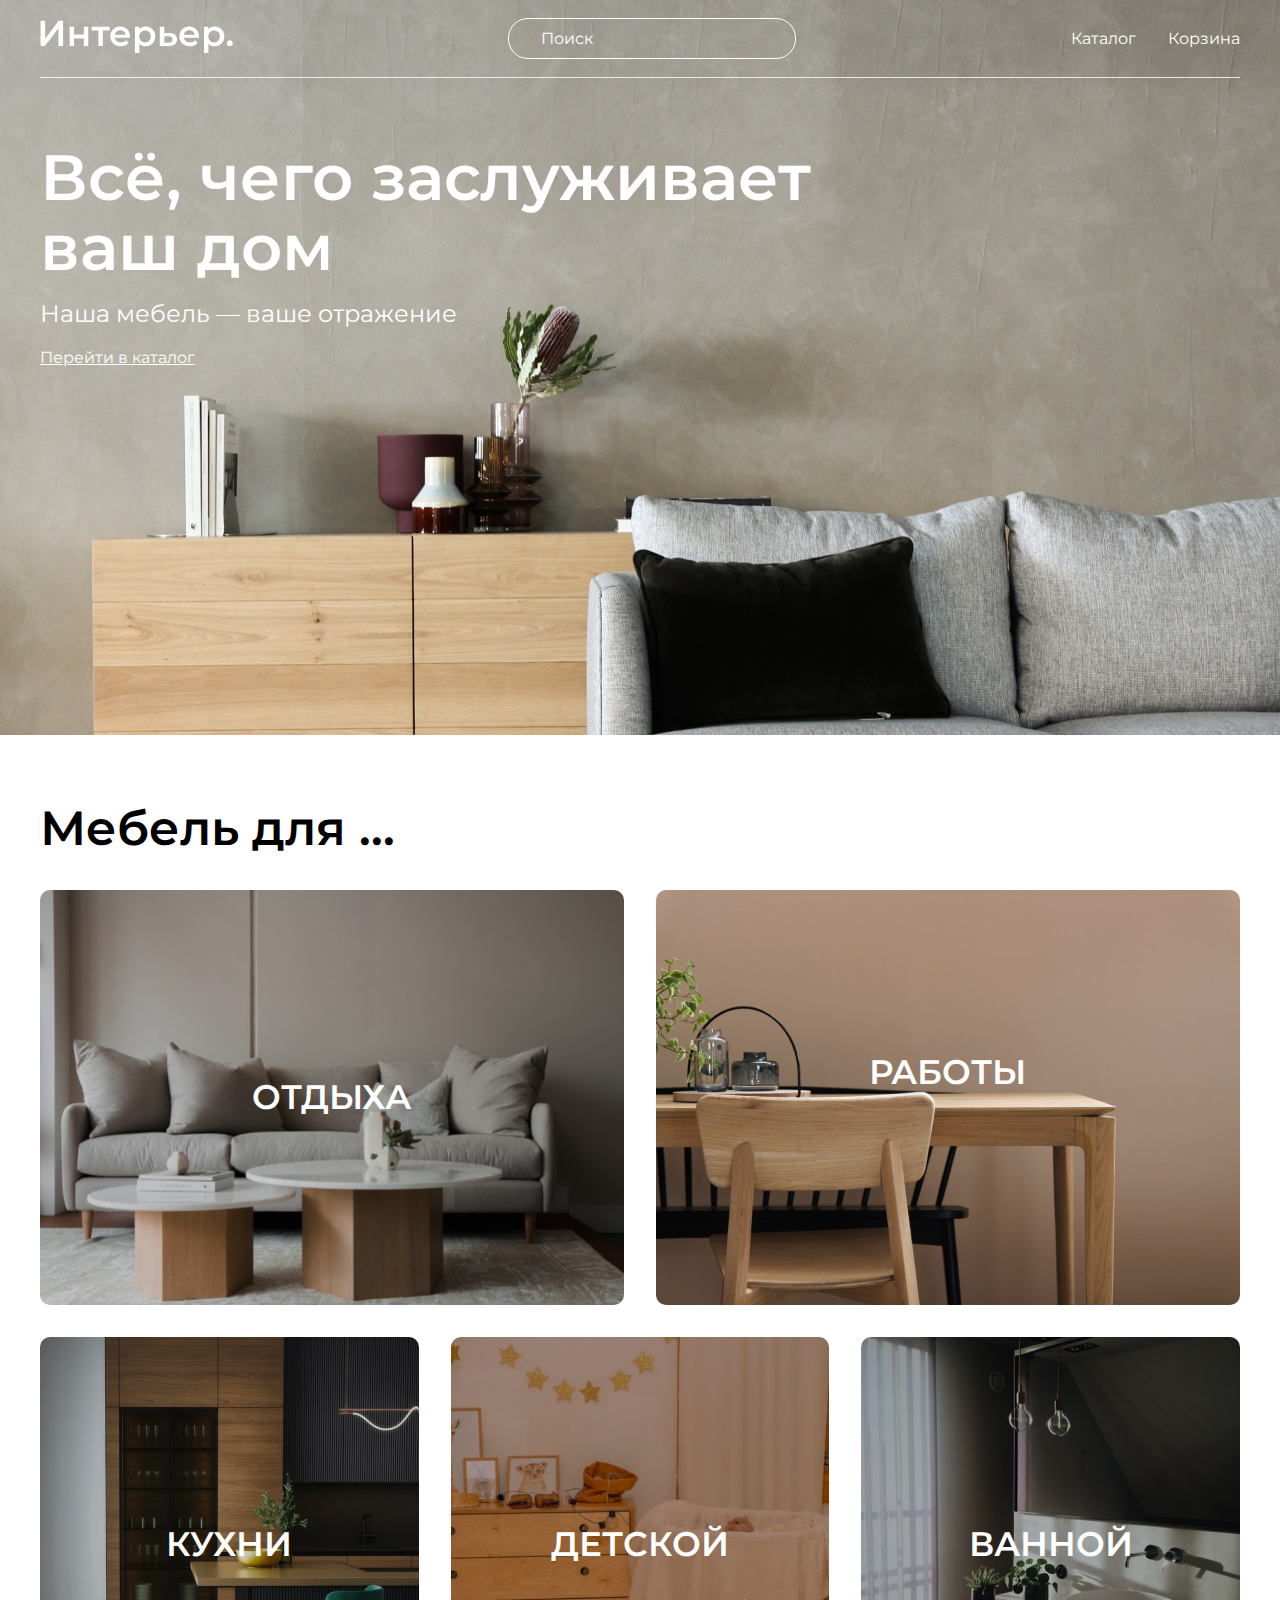
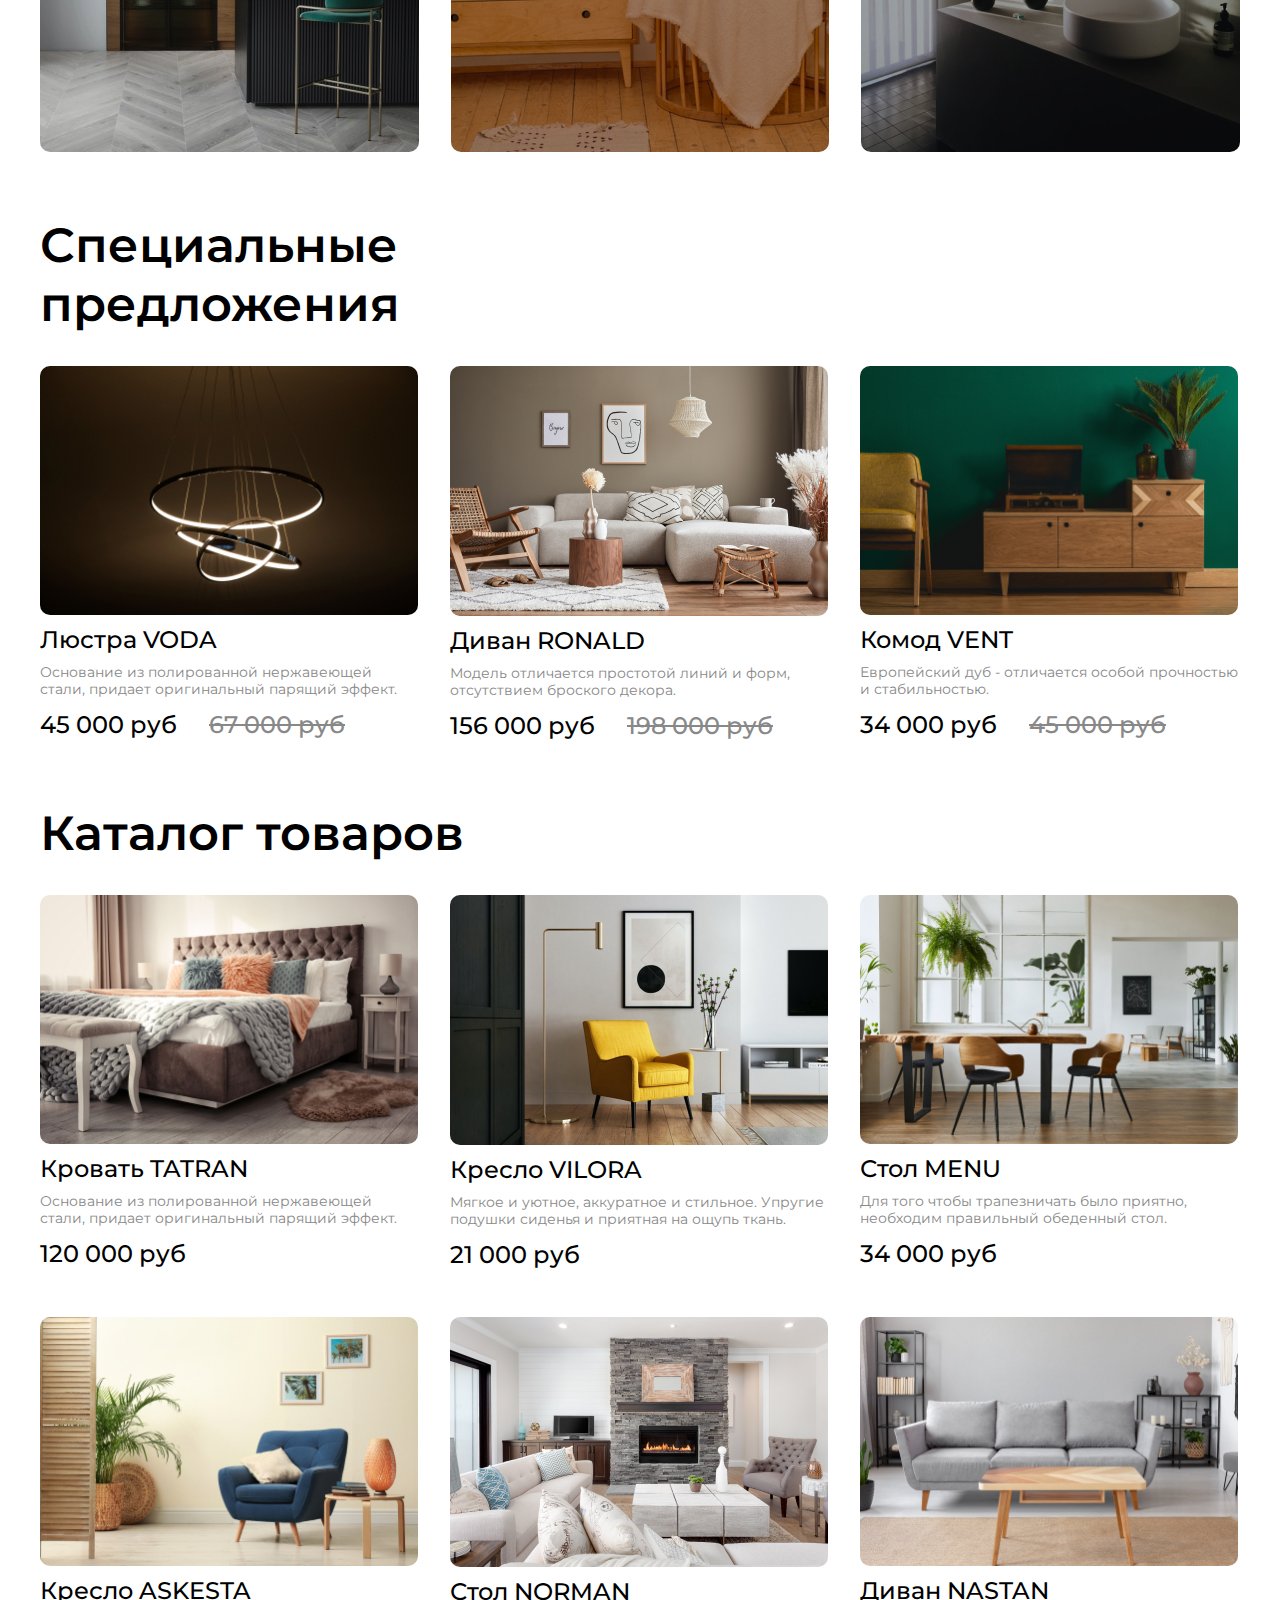
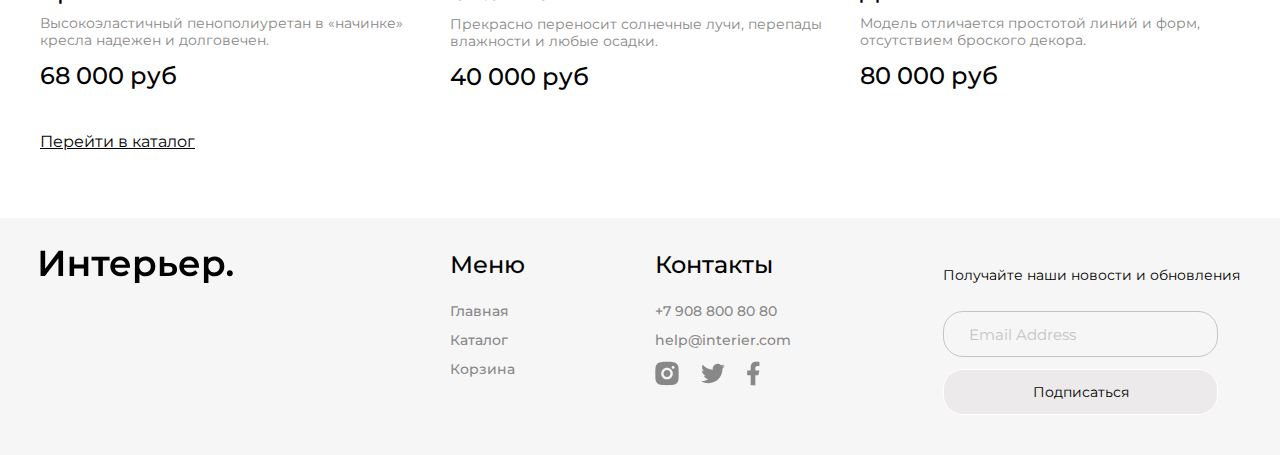
<file: index.html>
<!DOCTYPE html>
<html lang="en">

<head>
  <meta charset="UTF-8">
  <meta http-equiv="X-UA-Compatible" content="IE=edge">
  <meta name="viewport" content="width=device-width, initial-scale=1.0">
  <title>Главная</title>
  <link rel="stylesheet" href="style.css">
  <!-- подключение внешних шрифтов Google + не забудь прописать его в CSS!!!-->
  <link rel="preconnect" href="https://fonts.googleapis.com">
  <link rel="preconnect" href="https://fonts.gstatic.com" crossorigin>
  <link href="https://fonts.googleapis.com/css2?family=Montserrat:wght@400;500;600&display=swap" rel="stylesheet">
  <!--link обязательно внутри тега head-->
</head>

<body>
  <div class="header__top center">
    <header class="header">
      <a class="logo" href="http://kochenkova.temp.swtest.ru/index.html"><img class="logo__img" src="img/logo.svg"
          alt="Лого"></a>
      <input class="header__input" placeholder="Поиск" type="text">
      <nav class="menu">
        <a class="menu__link" href="catalog.html">Каталог</a>
        <a class="menu__link" href="basket.html">Корзина</a>
      </nav>
      <div class="menu__mob">
        <a href="#"><img src="./img/Find.svg" alt="Поиск"></a>
        <a href="catalog.html"><svg width="20" height="21" viewBox="0 0 20 21" fill="none"
            xmlns="http://www.w3.org/2000/svg">
            <rect x="0.800537" y="0.900024" width="4.57143" height="4.57143" fill="white" />
            <rect x="0.800537" y="8.21436" width="4.57143" height="4.57143" fill="white" />
            <rect x="0.800537" y="15.5286" width="4.57143" height="4.57143" fill="white" />
            <rect x="8.11401" y="8.21436" width="4.57143" height="4.57143" fill="white" />
            <rect x="8.11401" y="15.5286" width="4.57143" height="4.57143" fill="white" />
            <rect x="8.11401" y="0.900024" width="4.57143" height="4.57143" fill="white" />
            <rect x="15.4285" y="8.21436" width="4.57143" height="4.57143" fill="white" />
            <rect x="15.4285" y="15.5286" width="4.57143" height="4.57143" fill="white" />
            <rect x="15.4285" y="0.900024" width="4.57143" height="4.57143" fill="white" />
          </svg></a>
        <a href="basket.html"><img src="./img/Basket.svg" alt="Корзина"></a>
      </div>
    </header>
    <section class="top">
      <h1 class="main__title">Всё, чего заслуживает ваш дом</h1>
      <p class="top__text">Наша мебель — ваше отражение</p>
      <a class="top__link" href="catalog.html">Перейти в каталог</a>
    </section>
  </div>

  <section class="center">

    <h2 class="heading">Мебель для ...</h2>
    <div class="for__content">
      <div class="for__item_big1">ОТДЫХА</div>
      <div class="for__item_big2">
        <div class="rabota">РАБОТЫ</div>
      </div>
      <div class="for__item3">КУХНИ</div>
      <div class="for__item4">ДЕТСКОЙ</div>
      <div class="for__item5">ВАННОЙ</div>
    </div>

  </section>

  <section class="center center">

    <div class="product__box center">
      <h2 class="heading">Специальные предложения</h2>

      <div class="product__content">
        <div class="product">
          <img class="product__image" src="./img/Product_1.jpg" alt="Люстра">
          <h3 class="product__heading">Люстра VODA</h3>
          <p class="product__text">Основание из полированной нержавеющей стали, придает оригинальный парящий
            эффект.</p>
          <div class="product__box__price">
            <span class="product__sale">45 000 руб</span>
            <span class="product__price">67 000 руб</span>
          </div>
        </div>

        <div class="product">
          <img class="product__image" src="./img/Product_2.jpg" alt="Диван">
          <h3 class="product__heading">Диван RONALD</h3>
          <p class="product__text">Модель отличается простотой линий и форм, отсутствием броского декора.</p>
          <div class="product__box__price">
            <span class="product__sale">156 000 руб</span>
            <span class="product__price">198 000 руб</span>
          </div>
        </div>

        <div class="product">
          <img class="product__image" src="./img/Product_3.jpg" alt="Комод">
          <h3 class="product__heading">Комод VENT</h3>
          <p class="product__text">Европейский дуб - отличается особой прочностью и стабильностью.</p>
          <div class="product__box__price">
            <span class="product__sale">34 000 руб</span>
            <span class="product__price">45 000 руб</span>
          </div>
        </div>
      </div>
    </div>
  </section>

  <section class="center center">
    <div class="product__box center">
      <h2 class="heading">Каталог товаров</h2>
      <div class="product__content">

        <div class="product">
          <img class="product__image" src="./img/Product_11.jpg" alt="Кровать">
          <h3 class="product__heading">Кровать TATRAN</h3>
          <p class="product__text">Основание из полированной нержавеющей стали, придает оригинальный парящий
            эффект.</p>
          <div class="product__box__price">
            <span class="product__sale">120 000 руб</span>
          </div>
        </div>

        <div class="product">
          <img class="product__image" src="./img/Product_12.jpg" alt="Кровать">
          <h3 class="product__heading">Кресло VILORA</h3>
          <p class="product__text">Мягкое и уютное, аккуратное и стильное. Упругие подушки сиденья и приятная
            на ощупь ткань.</p>
          <div class="product__box__price">
            <span class="product__sale">21 000 руб</span>
          </div>
        </div>

        <div class="product">
          <img class="product__image" src="./img/Product_13.jpg" alt="Стол">
          <h3 class="product__heading">Стол MENU</h3>
          <p class="product__text">Для того чтобы трапезничать было приятно, необходим правильный обеденный
            стол.</p>
          <div class="product__box__price">
            <span class="product__sale">34 000 руб</span>
          </div>
        </div>

        <div class="product">
          <img class="product__image" src="./img/Product_14.jpg" alt="Кресло">
          <h3 class="product__heading">Кресло ASKESTA</h3>
          <p class="product__text">Высокоэластичный пенополиуретан в «начинке» кресла надежен и долговечен.
          </p>
          <div class="product__box__price">
            <span class="product__sale">68 000 руб</span>
          </div>
        </div>

        <div class="product">
          <img class="product__image" src="./img/Product_15.jpg" alt="Кресло">
          <h3 class="product__heading">Стол NORMAN</h3>
          <p class="product__text">Прекрасно переносит солнечные лучи, перепады влажности и любые осадки.</p>
          <div class="product__box__price">
            <span class="product__sale">40 000 руб</span>
          </div>
        </div>

        <div class="product">
          <img class="product__image" src="./img/Product_16.jpg" alt="Кресло">
          <h3 class="product__heading">Диван NASTAN</h3>
          <p class="product__text">Модель отличается простотой линий и форм, отсутствием броского декора.</p>
          <div class="product__box__price">
            <span class="product__sale">80 000 руб</span>
          </div>
        </div>

      </div>

    </div>

    <div class="link__box center">
      <a class="go__link" href="catalog.html">Перейти в каталог</a>
    </div>

  </section>

  <footer class="footer center">

    <a class="footer__logo__link" href="http://kochenkova.temp.swtest.ru/index.html"><img src="./img/Интерьер..svg"
        alt="logo"></a>

    <div class="footer__content">
      <div class="footer__info">
        <nav class="footer__item">
          <h4 class="footer__heading">Меню</h4>
          <a class="footer__link" href="http://kochenkova.temp.swtest.ru/index.html">Главная</a>
          <a class="footer__link" href="catalog.html">Каталог</a>
          <a class="footer__link" href="basket.html">Корзина</a>
        </nav>

        <div class="footer__item">
          <h4 class="footer__heading">Контакты</h4>
          <a class="footer__link__contact" href="tel:+79088008080">+7 908 800 80 80</a>
          <a class="footer__link__contact" href="mailto:help@interier.com">help@interier.com</a>
          <div class="footer__icons">
            <a href="https://www.instagram.com/" target="_blank"><svg class="instagram__logo" width="24" height="25"
                viewBox="0 0 24 25" fill="none" xmlns="http://www.w3.org/2000/svg">
                <path
                  d="M12 0.833984C15.1698 0.833984 15.5653 0.845651 16.809 0.903984C18.0515 0.962318 18.8973 1.15715 19.6417 1.44648C20.4117 1.74282 21.0603 2.14415 21.709 2.79165C22.3022 3.37486 22.7613 4.08034 23.0542 4.85898C23.3423 5.60215 23.5383 6.44915 23.5967 7.69165C23.6515 8.93532 23.6667 9.33082 23.6667 12.5007C23.6667 15.6705 23.655 16.066 23.5967 17.3097C23.5383 18.5522 23.3423 19.398 23.0542 20.1423C22.7621 20.9214 22.303 21.627 21.709 22.2097C21.1256 22.8027 20.4202 23.2617 19.6417 23.5548C18.8985 23.843 18.0515 24.039 16.809 24.0973C15.5653 24.1522 15.1698 24.1673 12 24.1673C8.83017 24.1673 8.43467 24.1557 7.191 24.0973C5.9485 24.039 5.10267 23.843 4.35834 23.5548C3.57938 23.2625 2.87378 22.8034 2.291 22.2097C1.69764 21.6265 1.23859 20.921 0.945836 20.1423C0.656503 19.3992 0.461669 18.5522 0.403336 17.3097C0.348502 16.066 0.333336 15.6705 0.333336 12.5007C0.333336 9.33082 0.345002 8.93532 0.403336 7.69165C0.461669 6.44798 0.656503 5.60332 0.945836 4.85898C1.23778 4.07986 1.69694 3.37419 2.291 2.79165C2.87395 2.19809 3.5795 1.739 4.35834 1.44648C5.10267 1.15715 5.94734 0.962318 7.191 0.903984C8.43467 0.849151 8.83017 0.833984 12 0.833984ZM12 6.66732C10.4529 6.66732 8.96918 7.2819 7.87521 8.37586C6.78125 9.46982 6.16667 10.9536 6.16667 12.5007C6.16667 14.0477 6.78125 15.5315 7.87521 16.6254C8.96918 17.7194 10.4529 18.334 12 18.334C13.5471 18.334 15.0308 17.7194 16.1248 16.6254C17.2188 15.5315 17.8333 14.0477 17.8333 12.5007C17.8333 10.9536 17.2188 9.46982 16.1248 8.37586C15.0308 7.2819 13.5471 6.66732 12 6.66732V6.66732ZM19.5833 6.37565C19.5833 5.98888 19.4297 5.61794 19.1562 5.34445C18.8827 5.07096 18.5118 4.91732 18.125 4.91732C17.7382 4.91732 17.3673 5.07096 17.0938 5.34445C16.8203 5.61794 16.6667 5.98888 16.6667 6.37565C16.6667 6.76243 16.8203 7.13336 17.0938 7.40685C17.3673 7.68034 17.7382 7.83398 18.125 7.83398C18.5118 7.83398 18.8827 7.68034 19.1562 7.40685C19.4297 7.13336 19.5833 6.76243 19.5833 6.37565ZM12 9.00065C12.9283 9.00065 13.8185 9.3694 14.4749 10.0258C15.1313 10.6822 15.5 11.5724 15.5 12.5007C15.5 13.4289 15.1313 14.3191 14.4749 14.9755C13.8185 15.6319 12.9283 16.0007 12 16.0007C11.0717 16.0007 10.1815 15.6319 9.52513 14.9755C8.86875 14.3191 8.5 13.4289 8.5 12.5007C8.5 11.5724 8.86875 10.6822 9.52513 10.0258C10.1815 9.3694 11.0717 9.00065 12 9.00065V9.00065Z"
                  fill="#888888" />
              </svg>
            </a>
            <a href="https://twitter.com/?lang=ru" target="_blank"><svg class="twitter__logo" width="24" height="21"
                viewBox="0 0 24 21" fill="none" xmlns="http://www.w3.org/2000/svg">
                <path
                  d="M23.8557 3.09919C22.965 3.49317 22.0205 3.75191 21.0533 3.86686C22.0727 3.2572 22.8357 2.29771 23.2 1.16719C22.2433 1.73652 21.1945 2.13552 20.1013 2.35136C19.3671 1.5657 18.3938 1.04465 17.3328 0.869207C16.2718 0.693765 15.1826 0.873764 14.2345 1.38122C13.2864 1.88868 12.5325 2.69516 12.09 3.67528C11.6475 4.65541 11.5412 5.75427 11.7877 6.80103C9.84763 6.70379 7.94973 6.19964 6.21718 5.3213C4.48462 4.44296 2.95616 3.21008 1.73101 1.70269C1.29735 2.44755 1.06946 3.29429 1.07067 4.15619C1.07067 5.84786 1.93167 7.34236 3.24067 8.21736C2.46602 8.19297 1.70841 7.98377 1.03101 7.60719V7.66786C1.03124 8.79451 1.42111 9.88641 2.1345 10.7584C2.84789 11.6304 3.8409 12.2289 4.94517 12.4524C4.22606 12.6472 3.47203 12.676 2.74017 12.5364C3.05152 13.5061 3.65835 14.3543 4.4757 14.962C5.29305 15.5697 6.27999 15.9066 7.29834 15.9255C6.28624 16.7204 5.12738 17.308 3.88804 17.6547C2.64869 18.0014 1.35316 18.1005 0.0755081 17.9462C2.30582 19.3805 4.90212 20.142 7.55384 20.1395C16.529 20.1395 21.4372 12.7044 21.4372 6.25619C21.4372 6.04619 21.4313 5.83386 21.422 5.62619C22.3773 4.93572 23.2019 4.08038 23.8568 3.10036L23.8557 3.09919Z"
                  fill="#888888" />
              </svg>
            </a>
            <a href="https://ru-ru.facebook.com/" target="_blank"><svg class="facebook__logo" width="13" height="25"
                viewBox="0 0 13 25" fill="none" xmlns="http://www.w3.org/2000/svg">
                <path
                  d="M8.33332 14.2218H11.25L12.4167 9.55518H8.33332V7.22184C8.33332 6.02018 8.33332 4.88851 10.6667 4.88851H12.4167V0.968509C12.0363 0.918343 10.6002 0.805176 9.08349 0.805176C5.91599 0.805176 3.66666 2.73834 3.66666 6.28851V9.55518H0.166656V14.2218H3.66666V24.1385H8.33332V14.2218Z"
                  fill="#888888" />
              </svg>
            </a>
          </div>
        </div>
      </div>

      <form class="form" action="#">
        <p class="form__text">Получайте наши новости и обновления</p>
        <input class="form__email" type="email" placeholder="Email Address">
        <button class="form__button" type="submit">Подписаться</button>
      </form>

    </div>

  </footer>
</body>

</html>
</file>
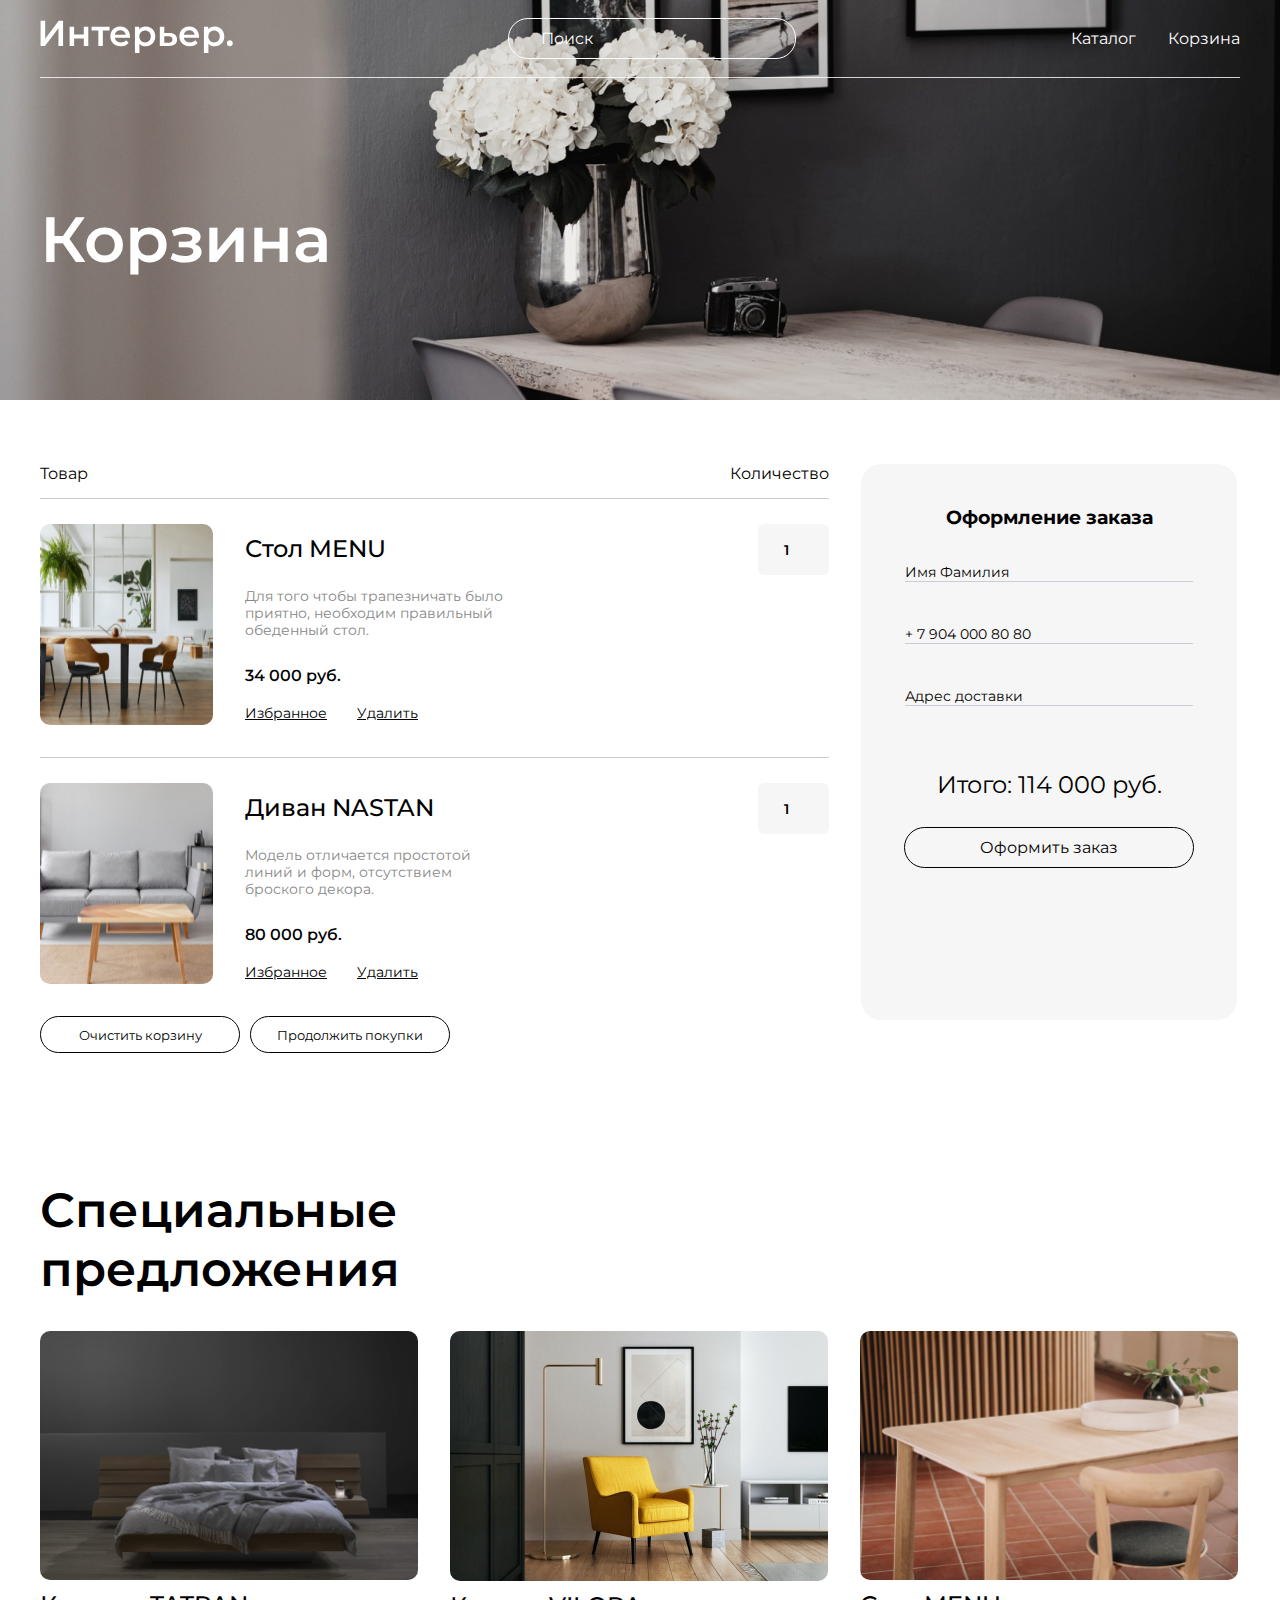
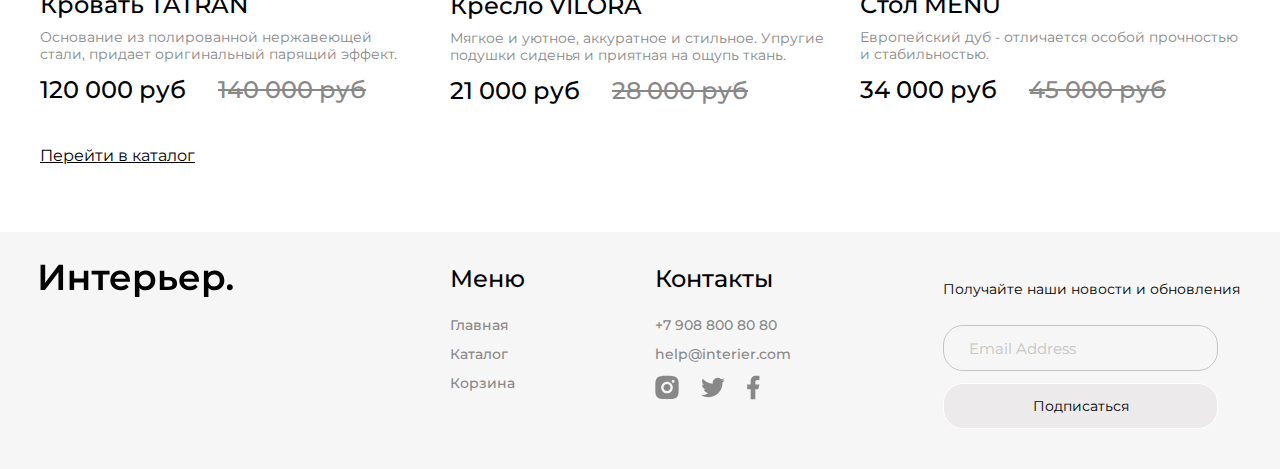
<file: basket.html>
<!DOCTYPE html>
<html lang="en">

<head>
  <meta charset="UTF-8">
  <meta http-equiv="X-UA-Compatible" content="IE=edge">
  <meta name="viewport" content="width=device-width, initial-scale=1.0">
  <title>Корзина</title>
  <link rel="stylesheet" href="style.css">
  <!-- подключение внешних шрифтов Google + не забудь прописать его в CSS!!!-->
  <link rel="preconnect" href="https://fonts.googleapis.com">
  <link rel="preconnect" href="https://fonts.gstatic.com" crossorigin>
  <link href="https://fonts.googleapis.com/css2?family=Montserrat:wght@400;500;600&display=swap" rel="stylesheet">
  <!--link обязательно внутри тега head-->
</head>

<body>
  <div class="header__basket__top center">
    <header class="header">
      <a class="logo" href="Index.html"><img class="logo__img" src="img/logo.svg" alt="Лого"></a>
      <input class="header__input" placeholder="Поиск" type="text">
      <nav class="menu">
        <a class="menu__link" href="catalog.html">Каталог</a>
        <a class="menu__link" href="basket.html">Корзина</a>
      </nav>
      <div class="menu__mob">
        <a href="#"><img src="./img/Find.svg" alt="Поиск"></a>
        <a href="catalog.html"><svg width="20" height="21" viewBox="0 0 20 21" fill="none"
            xmlns="http://www.w3.org/2000/svg">
            <rect x="0.800537" y="0.900024" width="4.57143" height="4.57143" fill="white" />
            <rect x="0.800537" y="8.21436" width="4.57143" height="4.57143" fill="white" />
            <rect x="0.800537" y="15.5286" width="4.57143" height="4.57143" fill="white" />
            <rect x="8.11401" y="8.21436" width="4.57143" height="4.57143" fill="white" />
            <rect x="8.11401" y="15.5286" width="4.57143" height="4.57143" fill="white" />
            <rect x="8.11401" y="0.900024" width="4.57143" height="4.57143" fill="white" />
            <rect x="15.4285" y="8.21436" width="4.57143" height="4.57143" fill="white" />
            <rect x="15.4285" y="15.5286" width="4.57143" height="4.57143" fill="white" />
            <rect x="15.4285" y="0.900024" width="4.57143" height="4.57143" fill="white" />
          </svg></a>
        <a href="basket.html"><img src="./img/Basket.svg" alt="Корзина"></a>
      </div>
    </header>
    <section class="top">
      <h1 class="basket__title">Корзина</h1>
    </section>
  </div>


  <div class="basket center">
    <div class="basket__content">
      <div class="basket__name-box">
        <p class="basket__name-box-text">Товар</p>
        <p class="basket__name-box-text">Количество</p>
      </div>
      <div class="basket__item">
        <div class="basket__left">
          <img class="basket__img" src="./img/Stol_min.jpg" alt="Стол">
          <div class="basket__info">
            <a href="#">
              <h3 class="product__heading">Стол MENU</h3>
            </a>
            <p class="product__text">Для того чтобы трапезничать было приятно, необходим правильный обеденный стол.</p>
            <p class="basket__product-price">34 000 руб.</p>
            <div class="basket__link-box">
              <a class="basket__link-text" href="#">Избранное</a>
              <a class="basket__link-text" href="#">Удалить</a>
            </div>
          </div>
        </div>
        <input class="basket__input" type="number" value="1" min="1">
      </div>

      <div class="basket__item">
        <div class="basket__left">
          <img class="basket__img" src="./img/Divan_min.jpg" alt="Диван">
          <div class="basket__info">
            <a href="#">
              <h3 class="product__heading">Диван NASTAN</h3>
            </a>
            <p class="product__text">Модель отличается простотой линий и форм, отсутствием броского декора. </p>
            <p class="basket__product-price">80 000 руб.</p>
            <div class="basket__link-box">
              <a class="basket__link-text" href="#">Избранное</a>
              <a class="basket__link-text" href="#">Удалить</a>
            </div>
          </div>
        </div>
        <input class="basket__input" type="number" value="1" min="1">
      </div>

      <div class="basket__button">
        <button class="button__text" type="submit">Очистить корзину</button>
        <button class="button__text" type="submit">Продолжить покупки</button>
      </div>
    </div>

    <div class="basket__form">
      <h3 class="basket__form-text">Оформление заказа</h3>
      <div class="form__name">
        <p class="form__text2">Имя Фамилия</p>
      </div>
      <div class="form__tel">
        <p class="form__text2">+ 7 904 000 80 80</p>
      </div>
      <div class="form__address">
        <p class="form__text2">Адрес доставки</p>
      </div>
      <p class="form__text3">Итого: 114 000 руб.</p>
      <button class="button__text2" type="submit">Оформить заказ</button>

    </div>
  </div>






  <section class="center center">

    <div class="product__box">
      <h2 class="heading">Специальные предложения</h2>

      <div class="product__content">
        <div class="product">
          <img class="product__image" src="./img/Product_41.jpg" alt="Люстра">
          <h3 class="product__heading">Кровать TATRAN</h3>
          <p class="product__text">Основание из полированной нержавеющей стали, придает оригинальный парящий эффект.</p>
          <div class="product__box__price">
            <span class="product__sale">120 000 руб</span>
            <span class="product__price">140 000 руб</span>
          </div>
        </div>

        <div class="product">
          <img class="product__image" src="./img/Product_42.jpg" alt="Диван">
          <h3 class="product__heading">Кресло VILORA</h3>
          <p class="product__text">Мягкое и уютное, аккуратное и стильное. Упругие подушки сиденья и приятная на ощупь
            ткань. </p>
          <div class="product__box__price">
            <span class="product__sale">21 000 руб</span>
            <span class="product__price">28 000 руб</span>
          </div>
        </div>

        <div class="product">
          <img class="product__image" src="./img/Product_43.jpg" alt="Комод">
          <h3 class="product__heading">Стол MENU</h3>
          <p class="product__text">Европейский дуб - отличается особой прочностью и стабильностью.</p>
          <div class="product__box__price">
            <span class="product__sale">34 000 руб</span>
            <span class="product__price">45 000 руб</span>
          </div>
        </div>
      </div>
    </div>
  </section>

  <section class="center center">

    <div class="product__box center">
    </div>

    <div class="link__box center">
      <a class="go__link" href="catalog.html">Перейти в каталог</a>
    </div>

  </section>

  <footer class="footer center">

    <a class="footer__logo__link" href="Index.html"><img src="./img/Интерьер..svg" alt="logo"></a>

    <div class="footer__content">
      <div class="footer__info">
        <nav class="footer__item">
          <h4 class="footer__heading">Меню</h4>
          <a class="footer__link" href="Index.html">Главная</a>
          <a class="footer__link" href="catalog.html">Каталог</a>
          <a class="footer__link" href="basket.html">Корзина</a>
        </nav>

        <div class="footer__item">
          <h4 class="footer__heading">Контакты</h4>
          <a class="footer__link__contact" href="tel:+79088008080">+7 908 800 80 80</a>
          <a class="footer__link__contact" href="mailto:help@interier.com">help@interier.com</a>
          <div class="footer__icons">
            <a href="https://www.instagram.com/" target="_blank"><svg class="instagram__logo" width="24" height="25"
                viewBox="0 0 24 25" fill="none" xmlns="http://www.w3.org/2000/svg">
                <path
                  d="M12 0.833984C15.1698 0.833984 15.5653 0.845651 16.809 0.903984C18.0515 0.962318 18.8973 1.15715 19.6417 1.44648C20.4117 1.74282 21.0603 2.14415 21.709 2.79165C22.3022 3.37486 22.7613 4.08034 23.0542 4.85898C23.3423 5.60215 23.5383 6.44915 23.5967 7.69165C23.6515 8.93532 23.6667 9.33082 23.6667 12.5007C23.6667 15.6705 23.655 16.066 23.5967 17.3097C23.5383 18.5522 23.3423 19.398 23.0542 20.1423C22.7621 20.9214 22.303 21.627 21.709 22.2097C21.1256 22.8027 20.4202 23.2617 19.6417 23.5548C18.8985 23.843 18.0515 24.039 16.809 24.0973C15.5653 24.1522 15.1698 24.1673 12 24.1673C8.83017 24.1673 8.43467 24.1557 7.191 24.0973C5.9485 24.039 5.10267 23.843 4.35834 23.5548C3.57938 23.2625 2.87378 22.8034 2.291 22.2097C1.69764 21.6265 1.23859 20.921 0.945836 20.1423C0.656503 19.3992 0.461669 18.5522 0.403336 17.3097C0.348502 16.066 0.333336 15.6705 0.333336 12.5007C0.333336 9.33082 0.345002 8.93532 0.403336 7.69165C0.461669 6.44798 0.656503 5.60332 0.945836 4.85898C1.23778 4.07986 1.69694 3.37419 2.291 2.79165C2.87395 2.19809 3.5795 1.739 4.35834 1.44648C5.10267 1.15715 5.94734 0.962318 7.191 0.903984C8.43467 0.849151 8.83017 0.833984 12 0.833984ZM12 6.66732C10.4529 6.66732 8.96918 7.2819 7.87521 8.37586C6.78125 9.46982 6.16667 10.9536 6.16667 12.5007C6.16667 14.0477 6.78125 15.5315 7.87521 16.6254C8.96918 17.7194 10.4529 18.334 12 18.334C13.5471 18.334 15.0308 17.7194 16.1248 16.6254C17.2188 15.5315 17.8333 14.0477 17.8333 12.5007C17.8333 10.9536 17.2188 9.46982 16.1248 8.37586C15.0308 7.2819 13.5471 6.66732 12 6.66732V6.66732ZM19.5833 6.37565C19.5833 5.98888 19.4297 5.61794 19.1562 5.34445C18.8827 5.07096 18.5118 4.91732 18.125 4.91732C17.7382 4.91732 17.3673 5.07096 17.0938 5.34445C16.8203 5.61794 16.6667 5.98888 16.6667 6.37565C16.6667 6.76243 16.8203 7.13336 17.0938 7.40685C17.3673 7.68034 17.7382 7.83398 18.125 7.83398C18.5118 7.83398 18.8827 7.68034 19.1562 7.40685C19.4297 7.13336 19.5833 6.76243 19.5833 6.37565ZM12 9.00065C12.9283 9.00065 13.8185 9.3694 14.4749 10.0258C15.1313 10.6822 15.5 11.5724 15.5 12.5007C15.5 13.4289 15.1313 14.3191 14.4749 14.9755C13.8185 15.6319 12.9283 16.0007 12 16.0007C11.0717 16.0007 10.1815 15.6319 9.52513 14.9755C8.86875 14.3191 8.5 13.4289 8.5 12.5007C8.5 11.5724 8.86875 10.6822 9.52513 10.0258C10.1815 9.3694 11.0717 9.00065 12 9.00065V9.00065Z"
                  fill="#888888" />
              </svg>
            </a>
            <a href="https://twitter.com/?lang=ru" target="_blank"><svg class="twitter__logo" width="24" height="21"
                viewBox="0 0 24 21" fill="none" xmlns="http://www.w3.org/2000/svg">
                <path
                  d="M23.8557 3.09919C22.965 3.49317 22.0205 3.75191 21.0533 3.86686C22.0727 3.2572 22.8357 2.29771 23.2 1.16719C22.2433 1.73652 21.1945 2.13552 20.1013 2.35136C19.3671 1.5657 18.3938 1.04465 17.3328 0.869207C16.2718 0.693765 15.1826 0.873764 14.2345 1.38122C13.2864 1.88868 12.5325 2.69516 12.09 3.67528C11.6475 4.65541 11.5412 5.75427 11.7877 6.80103C9.84763 6.70379 7.94973 6.19964 6.21718 5.3213C4.48462 4.44296 2.95616 3.21008 1.73101 1.70269C1.29735 2.44755 1.06946 3.29429 1.07067 4.15619C1.07067 5.84786 1.93167 7.34236 3.24067 8.21736C2.46602 8.19297 1.70841 7.98377 1.03101 7.60719V7.66786C1.03124 8.79451 1.42111 9.88641 2.1345 10.7584C2.84789 11.6304 3.8409 12.2289 4.94517 12.4524C4.22606 12.6472 3.47203 12.676 2.74017 12.5364C3.05152 13.5061 3.65835 14.3543 4.4757 14.962C5.29305 15.5697 6.27999 15.9066 7.29834 15.9255C6.28624 16.7204 5.12738 17.308 3.88804 17.6547C2.64869 18.0014 1.35316 18.1005 0.0755081 17.9462C2.30582 19.3805 4.90212 20.142 7.55384 20.1395C16.529 20.1395 21.4372 12.7044 21.4372 6.25619C21.4372 6.04619 21.4313 5.83386 21.422 5.62619C22.3773 4.93572 23.2019 4.08038 23.8568 3.10036L23.8557 3.09919Z"
                  fill="#888888" />
              </svg>
            </a>
            <a href="https://ru-ru.facebook.com/" target="_blank"><svg class="facebook__logo" width="13" height="25"
                viewBox="0 0 13 25" fill="none" xmlns="http://www.w3.org/2000/svg">
                <path
                  d="M8.33332 14.2218H11.25L12.4167 9.55518H8.33332V7.22184C8.33332 6.02018 8.33332 4.88851 10.6667 4.88851H12.4167V0.968509C12.0363 0.918343 10.6002 0.805176 9.08349 0.805176C5.91599 0.805176 3.66666 2.73834 3.66666 6.28851V9.55518H0.166656V14.2218H3.66666V24.1385H8.33332V14.2218Z"
                  fill="#888888" />
              </svg>
            </a>
          </div>
        </div>
      </div>

      <form class="form" action="#">
        <p class="form__text">Получайте наши новости и обновления</p>
        <input class="form__email" type="email" placeholder="Email Address">
        <button class="form__button" type="submit">Подписаться</button>
      </form>

    </div>

  </footer>

</body>

</html>
</file>
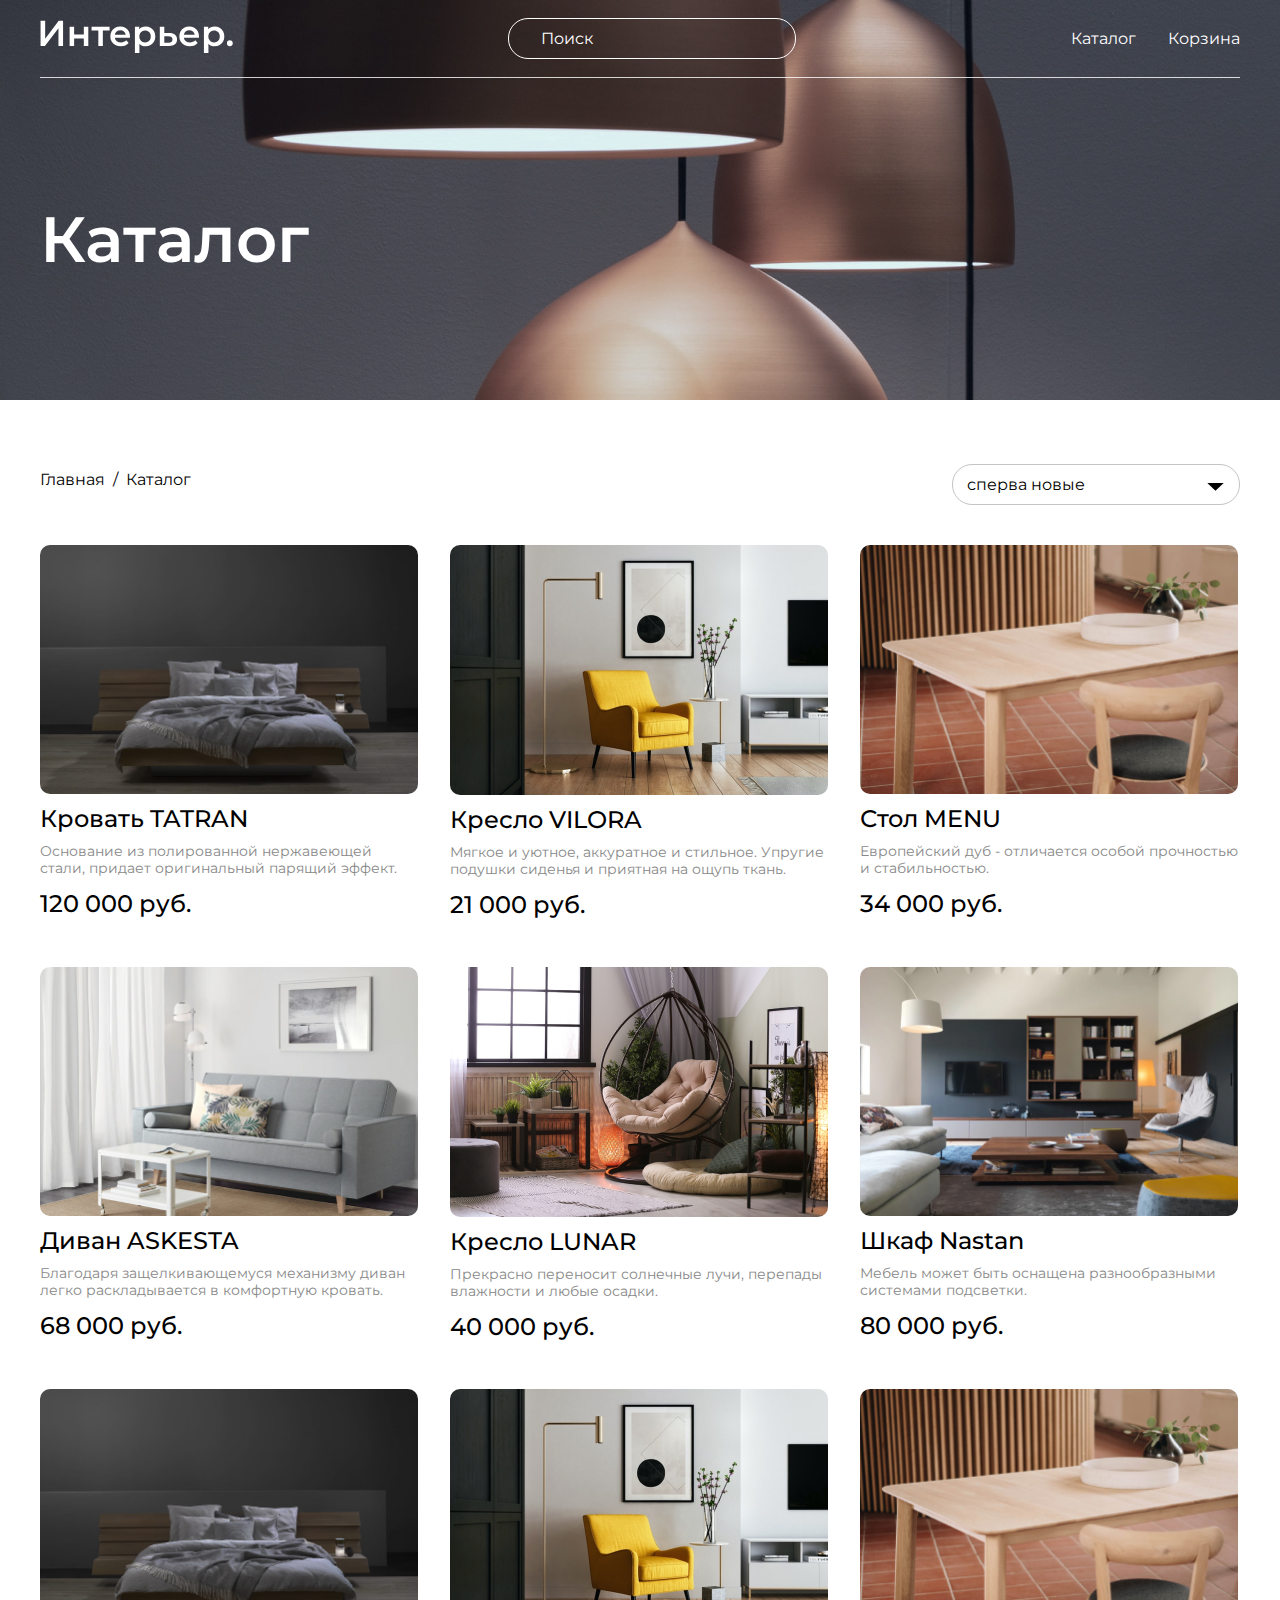
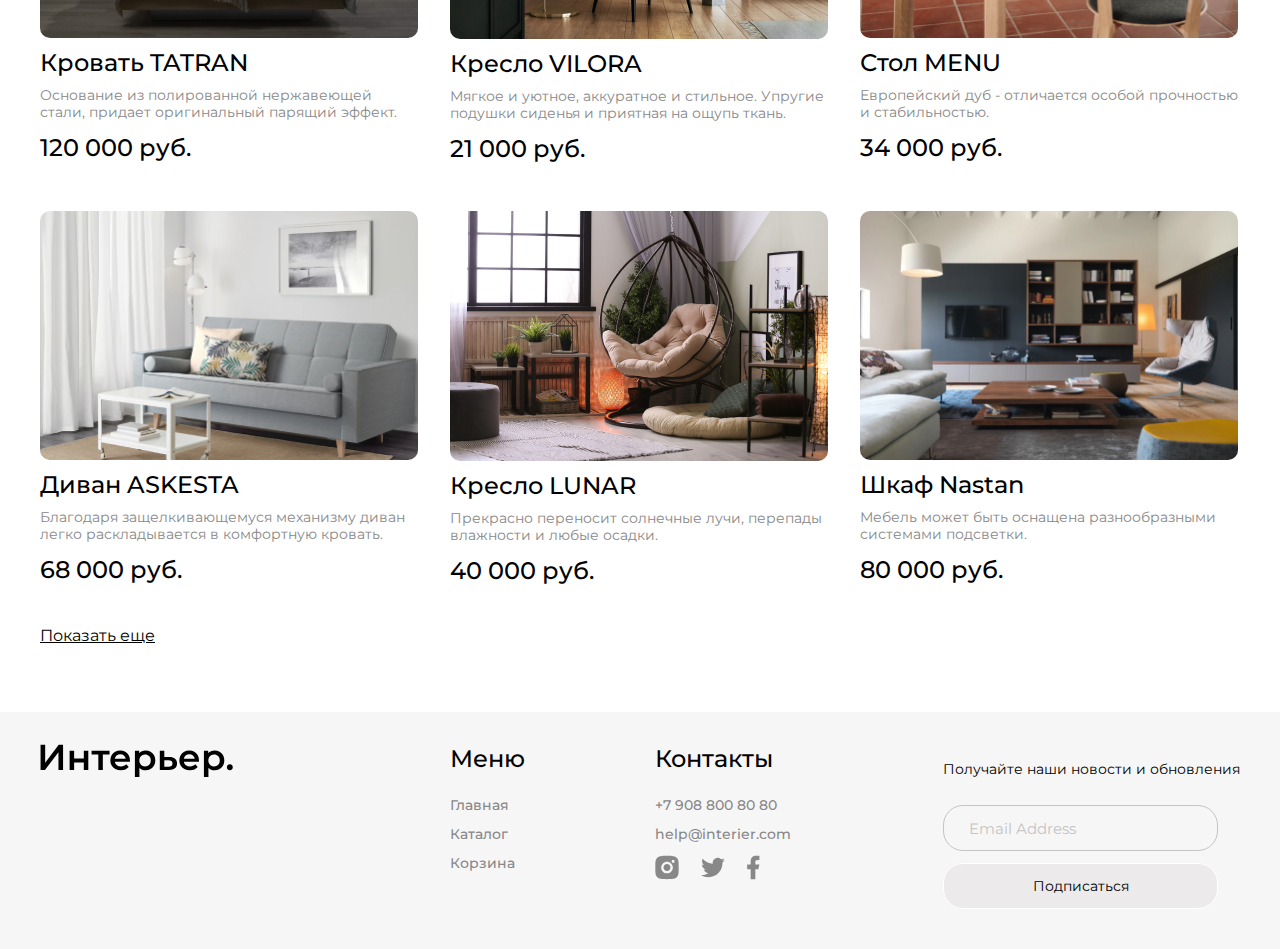
<file: catalog.html>
<!DOCTYPE html>
<html lang="en">

<head>
  <meta charset="UTF-8">
  <meta http-equiv="X-UA-Compatible" content="IE=edge">
  <meta name="viewport" content="width=device-width, initial-scale=1.0">
  <title>Каталог</title>
  <link rel="stylesheet" href="style.css">
  <!-- подключение внешних шрифтов Google + не забудь прописать его в CSS!!!-->
  <link rel="preconnect" href="https://fonts.googleapis.com">
  <link rel="preconnect" href="https://fonts.gstatic.com" crossorigin>
  <link href="https://fonts.googleapis.com/css2?family=Montserrat:wght@400;500;600&display=swap" rel="stylesheet">
  <!--link обязательно внутри тега head-->
</head>

<body>
  <div class="header__catalog__top center">
    <header class="header">
      <a class="logo" href="Index.html"><img class="logo__img" src="img/logo.svg" alt="Лого"></a>
      <input class="header__input" placeholder="Поиск" type="text">
      <nav class="menu">
        <a class="menu__link" href="catalog.html">Каталог</a>
        <a class="menu__link" href="basket.html">Корзина</a>
      </nav>
      <div class="menu__mob">
        <a href="#"><img src="./img/Find.svg" alt="Поиск"></a>
        <a href="catalog.html"><svg width="20" height="21" viewBox="0 0 20 21" fill="none"
            xmlns="http://www.w3.org/2000/svg">
            <rect x="0.800537" y="0.900024" width="4.57143" height="4.57143" fill="white" />
            <rect x="0.800537" y="8.21436" width="4.57143" height="4.57143" fill="white" />
            <rect x="0.800537" y="15.5286" width="4.57143" height="4.57143" fill="white" />
            <rect x="8.11401" y="8.21436" width="4.57143" height="4.57143" fill="white" />
            <rect x="8.11401" y="15.5286" width="4.57143" height="4.57143" fill="white" />
            <rect x="8.11401" y="0.900024" width="4.57143" height="4.57143" fill="white" />
            <rect x="15.4285" y="8.21436" width="4.57143" height="4.57143" fill="white" />
            <rect x="15.4285" y="15.5286" width="4.57143" height="4.57143" fill="white" />
            <rect x="15.4285" y="0.900024" width="4.57143" height="4.57143" fill="white" />
          </svg></a>
        <a href="basket.html"><img src="./img/Basket.svg" alt="Корзина"></a>
      </div>
    </header>
    <section class="top">
      <h1 class="catalog__title">Каталог</h1>
    </section>
  </div>

  <div class="nav center">
    <ul class="breadcrumbs">
      <li class="breadcrumbs__link"><a class="breadcrumbs__text" href="Index.html">Главная</a></li>
      <li class="breadcrumbs__link"><a class="breadcrumbs__text" href="Catalog.html">Каталог</a></li>
    </ul>

    <div class="select">
      <select>

        <option value="new">сперва новые</option>

        <option value="max">сначала дорогие</option>

        <option value="min">сначала дешевые</option>

      </select>
    </div>

  </div>

  <section class="center center">

    <div class="product__content">

      <div class="product">
        <img class="product__image" src="./img/Product_41.jpg" alt="Кровать">
        <h3 class="product__heading">Кровать TATRAN</h3>
        <p class="product__text">Основание из полированной нержавеющей стали, придает оригинальный парящий эффект.</p>
        <div class="product__box__price">
          <span class="product__sale">120 000 руб.</span>
        </div>
      </div>

      <div class="product">
        <img class="product__image" src="./img/Product_42.jpg" alt="Кресло">
        <h3 class="product__heading">Кресло VILORA</h3>
        <p class="product__text">Мягкое и уютное, аккуратное и стильное. Упругие подушки сиденья и приятная на ощупь
          ткань.</p>
        <div class="product__box__price">
          <span class="product__sale">21 000 руб.</span>
        </div>
      </div>

      <div class="product">
        <img class="product__image" src="./img/Product_43.jpg" alt="Стол">
        <h3 class="product__heading">Стол MENU</h3>
        <p class="product__text">Европейский дуб - отличается особой прочностью и стабильностью.</p>
        <div class="product__box__price">
          <span class="product__sale">34 000 руб.</span>
        </div>
      </div>

      <div class="product">
        <img class="product__image" src="./img/Product_44.jpg" alt="Диван">
        <h3 class="product__heading">Диван ASKESTA</h3>
        <p class="product__text">Благодаря защелкивающемуся механизму диван легко раскладывается в комфортную кровать.
        </p>
        <div class="product__box__price">
          <span class="product__sale">68 000 руб.</span>
        </div>
      </div>

      <div class="product">
        <img class="product__image" src="./img/Product_45.jpg" alt="Кресло">
        <h3 class="product__heading">Кресло LUNAR</h3>
        <p class="product__text">Прекрасно переносит солнечные лучи, перепады влажности и любые осадки.</p>
        <div class="product__box__price">
          <span class="product__sale">40 000 руб.</span>
        </div>
      </div>

      <div class="product">
        <img class="product__image" src="./img/Product_46.jpg" alt="Шкаф">
        <h3 class="product__heading">Шкаф Nastan</h3>
        <p class="product__text">Мебель может быть оснащена разнообразными системами подсветки.</p>
        <div class="product__box__price">
          <span class="product__sale">80 000 руб.</span>
        </div>
      </div>

      <div class="product">
        <img class="product__image" src="./img/Product_41.jpg" alt="Кровать">
        <h3 class="product__heading">Кровать TATRAN</h3>
        <p class="product__text">Основание из полированной нержавеющей стали, придает оригинальный парящий эффект.
        </p>
        <div class="product__box__price">
          <span class="product__sale">120 000 руб.</span>
        </div>
      </div>

      <div class="product">
        <img class="product__image" src="./img/Product_42.jpg" alt="Кресло">
        <h3 class="product__heading">Кресло VILORA</h3>
        <p class="product__text">Мягкое и уютное, аккуратное и стильное. Упругие подушки сиденья и приятная на ощупь
          ткань.</p>
        <div class="product__box__price">
          <span class="product__sale">21 000 руб.</span>
        </div>
      </div>

      <div class="product">
        <img class="product__image" src="./img/Product_43.jpg" alt="Стол">
        <h3 class="product__heading">Стол MENU</h3>
        <p class="product__text">Европейский дуб - отличается особой прочностью и стабильностью.</p>
        <div class="product__box__price">
          <span class="product__sale">34 000 руб.</span>
        </div>
      </div>

      <div class="product">
        <img class="product__image" src="./img/Product_44.jpg" alt="Диван">
        <h3 class="product__heading">Диван ASKESTA</h3>
        <p class="product__text">Благодаря защелкивающемуся механизму диван легко раскладывается в комфортную
          кровать.</p>
        <div class="product__box__price">
          <span class="product__sale">68 000 руб.</span>
        </div>
      </div>

      <div class="product">
        <img class="product__image" src="./img/Product_45.jpg" alt="Кресло">
        <h3 class="product__heading">Кресло LUNAR</h3>
        <p class="product__text">Прекрасно переносит солнечные лучи, перепады влажности и любые осадки.</p>
        <div class="product__box__price">
          <span class="product__sale">40 000 руб.</span>
        </div>
      </div>

      <div class="product">
        <img class="product__image" src="./img/Product_46.jpg" alt="Шкаф">
        <h3 class="product__heading">Шкаф Nastan</h3>
        <p class="product__text">Мебель может быть оснащена разнообразными системами подсветки.</p>
        <div class="product__box__price">
          <span class="product__sale">80 000 руб.</span>
        </div>
      </div>

    </div>

    <div class="link__box">
      <a class="go__link" href="catalog.html">Показать еще</a>
    </div>

  </section>

  <footer class="footer center">

    <a class="footer__logo__link" href="Index.html"><img src="./img/Интерьер..svg" alt="logo"></a>

    <div class="footer__content">
      <div class="footer__info">
        <nav class="footer__item">
          <h4 class="footer__heading">Меню</h4>
          <a class="footer__link" href="Index.html">Главная</a>
          <a class="footer__link" href="catalog.html">Каталог</a>
          <a class="footer__link" href="basket.html">Корзина</a>
        </nav>

        <div class="footer__item">
          <h4 class="footer__heading">Контакты</h4>
          <a class="footer__link__contact" href="tel:+79088008080">+7 908 800 80 80</a>
          <a class="footer__link__contact" href="mailto:help@interier.com">help@interier.com</a>
          <div class="footer__icons">
            <a href="https://www.instagram.com/" target="_blank"><svg class="instagram__logo" width="24" height="25"
                viewBox="0 0 24 25" fill="none" xmlns="http://www.w3.org/2000/svg">
                <path
                  d="M12 0.833984C15.1698 0.833984 15.5653 0.845651 16.809 0.903984C18.0515 0.962318 18.8973 1.15715 19.6417 1.44648C20.4117 1.74282 21.0603 2.14415 21.709 2.79165C22.3022 3.37486 22.7613 4.08034 23.0542 4.85898C23.3423 5.60215 23.5383 6.44915 23.5967 7.69165C23.6515 8.93532 23.6667 9.33082 23.6667 12.5007C23.6667 15.6705 23.655 16.066 23.5967 17.3097C23.5383 18.5522 23.3423 19.398 23.0542 20.1423C22.7621 20.9214 22.303 21.627 21.709 22.2097C21.1256 22.8027 20.4202 23.2617 19.6417 23.5548C18.8985 23.843 18.0515 24.039 16.809 24.0973C15.5653 24.1522 15.1698 24.1673 12 24.1673C8.83017 24.1673 8.43467 24.1557 7.191 24.0973C5.9485 24.039 5.10267 23.843 4.35834 23.5548C3.57938 23.2625 2.87378 22.8034 2.291 22.2097C1.69764 21.6265 1.23859 20.921 0.945836 20.1423C0.656503 19.3992 0.461669 18.5522 0.403336 17.3097C0.348502 16.066 0.333336 15.6705 0.333336 12.5007C0.333336 9.33082 0.345002 8.93532 0.403336 7.69165C0.461669 6.44798 0.656503 5.60332 0.945836 4.85898C1.23778 4.07986 1.69694 3.37419 2.291 2.79165C2.87395 2.19809 3.5795 1.739 4.35834 1.44648C5.10267 1.15715 5.94734 0.962318 7.191 0.903984C8.43467 0.849151 8.83017 0.833984 12 0.833984ZM12 6.66732C10.4529 6.66732 8.96918 7.2819 7.87521 8.37586C6.78125 9.46982 6.16667 10.9536 6.16667 12.5007C6.16667 14.0477 6.78125 15.5315 7.87521 16.6254C8.96918 17.7194 10.4529 18.334 12 18.334C13.5471 18.334 15.0308 17.7194 16.1248 16.6254C17.2188 15.5315 17.8333 14.0477 17.8333 12.5007C17.8333 10.9536 17.2188 9.46982 16.1248 8.37586C15.0308 7.2819 13.5471 6.66732 12 6.66732V6.66732ZM19.5833 6.37565C19.5833 5.98888 19.4297 5.61794 19.1562 5.34445C18.8827 5.07096 18.5118 4.91732 18.125 4.91732C17.7382 4.91732 17.3673 5.07096 17.0938 5.34445C16.8203 5.61794 16.6667 5.98888 16.6667 6.37565C16.6667 6.76243 16.8203 7.13336 17.0938 7.40685C17.3673 7.68034 17.7382 7.83398 18.125 7.83398C18.5118 7.83398 18.8827 7.68034 19.1562 7.40685C19.4297 7.13336 19.5833 6.76243 19.5833 6.37565ZM12 9.00065C12.9283 9.00065 13.8185 9.3694 14.4749 10.0258C15.1313 10.6822 15.5 11.5724 15.5 12.5007C15.5 13.4289 15.1313 14.3191 14.4749 14.9755C13.8185 15.6319 12.9283 16.0007 12 16.0007C11.0717 16.0007 10.1815 15.6319 9.52513 14.9755C8.86875 14.3191 8.5 13.4289 8.5 12.5007C8.5 11.5724 8.86875 10.6822 9.52513 10.0258C10.1815 9.3694 11.0717 9.00065 12 9.00065V9.00065Z"
                  fill="#888888" />
              </svg>
            </a>
            <a href="https://twitter.com/?lang=ru" target="_blank"><svg class="twitter__logo" width="24" height="21"
                viewBox="0 0 24 21" fill="none" xmlns="http://www.w3.org/2000/svg">
                <path
                  d="M23.8557 3.09919C22.965 3.49317 22.0205 3.75191 21.0533 3.86686C22.0727 3.2572 22.8357 2.29771 23.2 1.16719C22.2433 1.73652 21.1945 2.13552 20.1013 2.35136C19.3671 1.5657 18.3938 1.04465 17.3328 0.869207C16.2718 0.693765 15.1826 0.873764 14.2345 1.38122C13.2864 1.88868 12.5325 2.69516 12.09 3.67528C11.6475 4.65541 11.5412 5.75427 11.7877 6.80103C9.84763 6.70379 7.94973 6.19964 6.21718 5.3213C4.48462 4.44296 2.95616 3.21008 1.73101 1.70269C1.29735 2.44755 1.06946 3.29429 1.07067 4.15619C1.07067 5.84786 1.93167 7.34236 3.24067 8.21736C2.46602 8.19297 1.70841 7.98377 1.03101 7.60719V7.66786C1.03124 8.79451 1.42111 9.88641 2.1345 10.7584C2.84789 11.6304 3.8409 12.2289 4.94517 12.4524C4.22606 12.6472 3.47203 12.676 2.74017 12.5364C3.05152 13.5061 3.65835 14.3543 4.4757 14.962C5.29305 15.5697 6.27999 15.9066 7.29834 15.9255C6.28624 16.7204 5.12738 17.308 3.88804 17.6547C2.64869 18.0014 1.35316 18.1005 0.0755081 17.9462C2.30582 19.3805 4.90212 20.142 7.55384 20.1395C16.529 20.1395 21.4372 12.7044 21.4372 6.25619C21.4372 6.04619 21.4313 5.83386 21.422 5.62619C22.3773 4.93572 23.2019 4.08038 23.8568 3.10036L23.8557 3.09919Z"
                  fill="#888888" />
              </svg>
            </a>
            <a href="https://ru-ru.facebook.com/" target="_blank"><svg class="facebook__logo" width="13" height="25"
                viewBox="0 0 13 25" fill="none" xmlns="http://www.w3.org/2000/svg">
                <path
                  d="M8.33332 14.2218H11.25L12.4167 9.55518H8.33332V7.22184C8.33332 6.02018 8.33332 4.88851 10.6667 4.88851H12.4167V0.968509C12.0363 0.918343 10.6002 0.805176 9.08349 0.805176C5.91599 0.805176 3.66666 2.73834 3.66666 6.28851V9.55518H0.166656V14.2218H3.66666V24.1385H8.33332V14.2218Z"
                  fill="#888888" />
              </svg>
            </a>
          </div>
        </div>
      </div>

      <form class="form" action="#">
        <p class="form__text">Получайте наши новости и обновления</p>
        <input class="form__email" type="email" placeholder="Email Address">
        <button class="form__button" type="submit">Подписаться</button>
      </form>

    </div>

  </footer>

</body>

</html>
</file>
<file: style.css>
@charset "UTF-8";
/*импорт переменных из файла _vars.scss */
/* обнуление стилей и наследование*/
* {
  margin: 0;
  padding: 0;
  color: inherit;
  font-family: inherit;
}

/* убрать нижнее подчеркивание для всех ссылок */
a {
  text-decoration: none;
}

/* подключение внешнего шрифта Google */
body {
  font-family: "Montserrat", sans-serif;
}

/* Центрирование из расчета контент дисплея = 1200px */
.center {
  padding-left: calc(50% - 600px);
  padding-right: calc(50% - 600px);
}

.header {
  height: 77px;
  display: flex;
  flex-wrap: wrap;
  justify-content: space-between;
  align-items: center;
  border-bottom: 0.5px solid rgba(255, 255, 255, 0.8);
}
.header__top {
  height: 735px;
  background-image: url(./img/Fon_main.jpg);
  background-repeat: no-repeat;
  background-position: center;
  background-size: cover;
}
.header__catalog__top {
  height: 400px;
  background-image: url(./img/Fon_catalog.jpg);
  background-repeat: no-repeat;
  background-position: center;
  background-size: cover;
}

/* стилизация поля поиска */
.header__input {
  width: 288px;
  height: 41px;
  border: 1px solid #ffffff;
  border-radius: 20px;
  background-color: transparent;
  outline: none;
  font-style: normal;
  font-weight: 400;
  font-size: 16px;
  line-height: 20px;
  color: #ffffff;
  padding-left: 32px;
  padding-right: 32px;
  box-sizing: border-box;
  transition: 0.3s;
}
.header__input:hover {
  transform: scale(1.1);
}

/* сделать поиск белым */
.header__input::-moz-placeholder {
  color: #ffffff;
}
.header__input:-ms-input-placeholder {
  color: #ffffff;
}
.header__input::placeholder {
  color: #ffffff;
}

/* Подсвечивание поля "Поиск, подписаться" */
.header__input:focus {
  border: 1px solid rgb(140, 209, 255);
}

.logo__img {
  transition: 0.3s;
}
.logo__img:hover {
  transform: scale(1.1);
}

.menu {
  display: flex;
  gap: 32px;
}
.menu__link {
  font-size: 16px;
  line-height: 20px;
  font-weight: 400;
  font-size: 16px;
  line-height: 20px;
  color: #ffffff;
  transition: 0.3s;
}
.menu__link:hover {
  transform: scale(1.2);
  text-decoration: underline;
}

.menu__mob {
  display: none;
}

/* оформление внутри списка select */
.select {
  position: relative;
  width: 288px;
}

.select select {
  display: block;
  width: 100%;
  height: 41px;
  border: 1px solid #C4C4C4;
  border-radius: 20px;
  background: transparent;
  padding-left: 14px;
  padding-right: 22px;
  -webkit-appearance: none;
     -moz-appearance: none;
          appearance: none;
  font-weight: 400;
  font-size: 16px;
  line-height: 20px;
  color: #000000;
}

.select:after {
  content: "";
  display: block;
  pointer-events: none;
  position: absolute;
  top: 50%;
  right: 1rem;
  z-index: 1;
  margin-top: -3px;
  background-image: url(./img/Arrow.svg);
  background-size: contain;
  background-repeat: no-repeat;
  width: 17px;
  height: 11px;
}

/* Отступы Хлебных крошек */
.nav {
  margin-top: 64px;
  margin-bottom: 40px;
  display: flex;
  flex-wrap: wrap;
  justify-content: space-between;
}

/* Хлебные крошки */
.breadcrumbs {
  list-style-type: none;
  display: flex;
}
.breadcrumbs__text {
  font-weight: 400;
  font-size: 16px;
  line-height: 32px;
  color: #000000;
}
.breadcrumbs__text:hover {
  text-decoration: underline;
}
.breadcrumbs__link:not(:last-child)::after {
  content: "/";
  color: #000000;
  padding-left: 8px;
  padding-right: 8px;
}

/* стиль заголовка h1 (Всё, чего...) + отступы сверху/снизу*/
.main__title {
  font-weight: 600;
  font-size: 64px;
  line-height: 70px;
  max-width: 786px;
  margin-top: 64px;
  margin-bottom: 16px;
  color: #ffffff;
}

/* стиль заголовка h1 (Каталог) + отступы сверху/снизу*/
.catalog__title {
  font-weight: 600;
  font-size: 64px;
  line-height: 70px;
  max-width: 786px;
  margin-top: 126px;
  margin-bottom: 126px;
  color: #ffffff;
}

/* Параграф Р (Наша мебель...) + нижний отступ*/
.top__text {
  font-weight: 400;
  font-size: 24px;
  line-height: 32px;
  margin-bottom: 16px;
  margin-top: 16px;
  color: #ffffff;
}

/* Стиль для ссылки (каталог) */
.top__link {
  font-weight: 400;
  font-size: 16px;
  line-height: 24px;
  -webkit-text-decoration-line: underline;
          text-decoration-line: underline;
  color: #ffffff;
}
.top__link:hover {
  text-decoration: none;
}

/* Заголовок Н2 (специальные...) + нижний отступ*/
.heading {
  font-weight: 600;
  font-size: 48px;
  line-height: 59px;
  color: #000000;
  margin-top: 64px;
  margin-bottom: 32px;
  max-width: 729px;
}

/* Заголовок Н3 (Кресло...) + нижний отступ*/
.product__heading {
  font-weight: 500;
  font-size: 24px;
  line-height: 29px;
  color: #000000;
  margin-top: 10px;
  margin-bottom: 10px;
}

/* Параграф Р (мягкое...) в другой секции + нижний отступ*/
.product__text {
  font-size: 14px;
  line-height: 17px;
  color: #888888;
  margin-bottom: 12px;
}

/* Цена Р (низкая) */
.product__sale {
  font-weight: 500;
  font-size: 24px;
  line-height: 29px;
  color: #000000;
}

/* Цена Р (высокая) */
.product__price {
  font-weight: 500;
  font-size: 24px;
  line-height: 29px;
  -webkit-text-decoration-line: line-through;
          text-decoration-line: line-through;
  color: #888888;
}

/* Перейти в каталог, показать еще */
.link__box {
  margin-top: 39px;
  margin-bottom: 64px;
}

/* ссылка внизу и подчеркнутая */
.go__link {
  font-weight: 400;
  font-size: 16px;
  line-height: 24px;
  -webkit-text-decoration-line: underline;
          text-decoration-line: underline;
  color: #000000;
  margin-top: 39px;
}
.go__link:hover {
  text-decoration: none;
}

/* Заголовок Н4 (меню...) + нижний отступ*/
.footer__heading {
  font-weight: 500;
  font-size: 24px;
  line-height: 29px;
  color: #000000;
  margin-bottom: 12px;
}

/* Ссылки в "подвале" */
.footer__link {
  font-weight: 500;
  font-size: 14px;
  line-height: 17px;
  color: #888888;
}
.footer__link:hover {
  text-decoration: underline;
  color: #000000;
}

/* ссылки тел и контакты */
.footer__link__contact {
  font-weight: 500;
  font-size: 14px;
  line-height: 17px;
  color: #888888;
}
.footer__link__contact:hover {
  text-decoration: underline;
  color: #000000;
}

/* Параграф Р (получайте...) в "подвале" + нижний отступ*/
.form__text {
  font-weight: 400;
  font-size: 14px;
  line-height: 16px;
  color: #000000;
  margin-top: 17px;
  margin-bottom: 16px;
}

/* Поле ввода адреса */
.form__email {
  background-color: transparent;
  border: 1px solid #C4C4C4;
  border-radius: 20px;
  box-sizing: border-box;
  width: 275px;
  height: 46px;
  font-weight: 400;
  font-size: 15px;
  line-height: 18px;
  color: #C4C4C4;
  outline: none;
  padding-left: 25px;
  padding-right: 25px;
}

/* подсвечивание поля ввода email */
.form__email:focus {
  border: 1px solid rgb(140, 209, 255);
}

/* стилизация текста внутри placeholder */
.form__email::-moz-placeholder {
  color: #C4C4C4;
}
.form__email:-ms-input-placeholder {
  color: #C4C4C4;
}
.form__email::placeholder {
  color: #C4C4C4;
}

/* Кнопка Подписаться */
.form__button {
  background: rgba(222, 215, 215, 0.41);
  border: 1px solid #ffffff;
  box-sizing: border-box;
  border-radius: 20px;
  width: 275px;
  height: 46px;
  font-size: 14px;
  line-height: 18px;
  color: #000000;
  text-align: center;
  transition: all 0.5s;
}
.form__button:hover {
  background-color: #000000;
  color: #ffffff;
}

/* Картинка "Интерьер" внизу */
.footer__logo__link {
  align-self: flex-start;
}

/* карточка с одним продуктом */
.product {
  width: 378px;
  display: flex;
  flex-direction: column;
}
.product__image {
  width: 100%;
  border-radius: 10px;
  cursor: pointer;
  transition: 0.3s;
}
.product__image:hover {
  transform: scale(1.07);
  box-shadow: 0 0 10px #000000;
}
.product__content {
  display: flex;
  flex-direction: row;
  row-gap: 56px;
  -moz-column-gap: 32px;
       column-gap: 32px;
  row-gap: 48px;
  flex-wrap: wrap;
}
.product__box__price {
  display: flex;
  gap: 32px;
}

/* карточка всего подвала сайта */
.footer {
  display: flex;
  background: #F7F6F6;
  padding-top: 32px;
  padding-bottom: 40px;
  flex-wrap: wrap;
  justify-content: space-between;
}
.footer__content {
  width: 790px;
  display: flex;
  flex-wrap: wrap;
  justify-content: space-between;
}
.footer__item {
  display: flex;
  flex-direction: column;
  gap: 12px;
}
.footer__info {
  display: flex;
  gap: 130px;
}
.footer__icons {
  display: flex;
  flex-direction: row;
  align-items: center;
  gap: 22px;
}

/* вся область подписаться на новости */
.form {
  display: flex;
  flex-direction: column;
  gap: 12px;
}

.instagram__logo {
  transition: 0.3s;
}
.instagram__logo:hover {
  transform: scale(1.4);
}
.instagram__logo:hover path {
  fill: rgb(225, 48, 108);
}
.instagram__logo path {
  transition: all 1s;
}

.twitter__logo {
  transition: 0.3s;
}
.twitter__logo:hover {
  transform: scale(1.4);
}
.twitter__logo:hover path {
  fill: rgb(29, 155, 240);
}

.facebook__logo {
  transition: 0.3s;
}
.facebook__logo:hover {
  transform: scale(1.4);
}
.facebook__logo:hover path {
  fill: rgb(66, 103, 178);
}

/* средняя часть Мебель для ... (разбиение Grid) */
.for__content {
  display: grid;
  grid-template-columns: repeat(12, 1fr);
  gap: 32px;
}

/* первая карточка в Grid */
.for__item_big1 {
  background-image: url(./img/Product_31.jpg);
  background-repeat: no-repeat;
  background-size: cover;
  grid-column: span 6;
  height: 415px;
  font-weight: 600;
  font-size: 34px;
  line-height: 41px;
  display: flex;
  justify-content: center;
  align-items: center;
  color: #ffffff;
  border-radius: 10px;
  cursor: pointer;
  transition: 0.3s;
}
.for__item_big1:hover {
  transform: scale(1.07);
  box-shadow: 0 0 10px #000000;
}

/* вторая карточка в Grid */
.for__item_big2 {
  background-image: url(./img/Product_32.jpg);
  background-repeat: no-repeat;
  background-size: cover;
  grid-column: span 6;
  height: 415px;
  font-weight: 600;
  font-size: 34px;
  line-height: 41px;
  display: flex;
  justify-content: center;
  align-items: center;
  color: #ffffff;
  border-radius: 10px;
  cursor: pointer;
  transition: 0.3s;
}
.for__item_big2:hover {
  transform: scale(1.07);
  box-shadow: 0 0 10px #000000;
}

/* третья карточка в Grid */
.for__item3 {
  background-image: url(./img/Product_33.jpg);
  background-repeat: no-repeat;
  background-size: cover;
  grid-column: span 4;
  height: 415px;
  font-weight: 600;
  font-size: 34px;
  line-height: 41px;
  display: flex;
  justify-content: center;
  align-items: center;
  color: #ffffff;
  border-radius: 10px;
  cursor: pointer;
  transition: 0.3s;
}
.for__item3:hover {
  transform: scale(1.07);
  box-shadow: 0 0 10px #000000;
}

/* четвертая карточка в Grid */
.for__item4 {
  background-image: url(./img/Product_34.jpg);
  background-repeat: no-repeat;
  background-size: cover;
  grid-column: span 4;
  height: 415px;
  font-weight: 600;
  font-size: 34px;
  line-height: 41px;
  display: flex;
  justify-content: center;
  align-items: center;
  color: #ffffff;
  border-radius: 10px;
  cursor: pointer;
  transition: 0.3s;
}
.for__item4:hover {
  transform: scale(1.07);
  box-shadow: 0 0 10px #000000;
}

/* пятая карточка в Grid */
.for__item5 {
  background-image: url(./img/Product_35.jpg);
  background-repeat: no-repeat;
  background-size: cover;
  grid-column: span 4;
  height: 415px;
  font-weight: 600;
  font-size: 34px;
  line-height: 41px;
  display: flex;
  justify-content: center;
  align-items: center;
  color: #ffffff;
  border-radius: 10px;
  cursor: pointer;
  transition: 0.3s;
}
.for__item5:hover {
  transform: scale(1.07);
  box-shadow: 0 0 10px #000000;
}

/* сместить текст Работа не по центру */
.rabota {
  display: flex;
  padding-bottom: 50px;
}

/* импорт стилей из cart.scss */
@-webkit-keyframes heartbeat {
  from {
    transform: scale(1);
    transform-origin: center center;
    -webkit-animation-timing-function: ease-out;
    animation-timing-function: ease-out;
  }
  10% {
    transform: scale(0.91);
    -webkit-animation-timing-function: ease-in;
    animation-timing-function: ease-in;
  }
  17% {
    transform: scale(0.98);
    -webkit-animation-timing-function: ease-out;
    animation-timing-function: ease-out;
  }
  33% {
    transform: scale(0.87);
    -webkit-animation-timing-function: ease-in;
    animation-timing-function: ease-in;
  }
  45% {
    transform: scale(1);
    -webkit-animation-timing-function: ease-out;
    animation-timing-function: ease-out;
  }
}
@keyframes heartbeat {
  from {
    transform: scale(1);
    transform-origin: center center;
    -webkit-animation-timing-function: ease-out;
    animation-timing-function: ease-out;
  }
  10% {
    transform: scale(0.91);
    -webkit-animation-timing-function: ease-in;
    animation-timing-function: ease-in;
  }
  17% {
    transform: scale(0.98);
    -webkit-animation-timing-function: ease-out;
    animation-timing-function: ease-out;
  }
  33% {
    transform: scale(0.87);
    -webkit-animation-timing-function: ease-in;
    animation-timing-function: ease-in;
  }
  45% {
    transform: scale(1);
    -webkit-animation-timing-function: ease-out;
    animation-timing-function: ease-out;
  }
}
/* Фон в шапке */
.header__basket__top {
  height: 400px;
  background-image: url(./img/Fon_basket.jpg);
  background-repeat: no-repeat;
  background-position: center;
  background-size: cover;
}

/* Для всего среднего элемента задаем сетку */
.basket {
  display: grid;
  grid-template-columns: repeat(12, 1fr);
  gap: 32px;
  margin-top: 64px;
  /* оформление для "оформления заказа" */
  /* левая часть занимает 8 частей */
  /* левая часть занимает 4 части */
  /* стиль Товар/Количество */
}
.basket__title {
  font-weight: 600;
  font-size: 64px;
  line-height: 70px;
  max-width: 786px;
  margin-top: 126px;
  margin-bottom: 126px;
  color: #ffffff;
}
.basket__form {
  display: flex;
  flex-direction: column;
  align-items: center;
  height: 556px;
  min-width: 289px;
  background: #F7F6F6;
  border-radius: 20px;
  max-width: 376px;
}
.basket__form-text {
  margin-top: 42px;
}
.basket__content {
  grid-column: span 8;
}
.basket__form {
  grid-column: span 4;
}
.basket__name-box {
  display: flex;
  justify-content: space-between;
  padding-bottom: 14px;
}
.basket__name-box-text {
  font-weight: 400;
  font-size: 16px;
  line-height: 20px;
  color: #000000;
}
.basket__item {
  display: flex;
  justify-content: space-between;
  align-items: flex-start;
  padding-top: 25px;
  padding-bottom: 32px;
  border-top: 0.5px solid #CACDD8;
}
.basket__left {
  display: flex;
  gap: 32px;
  transition: 0.3s;
}
.basket__left:hover {
  transform: scale(1.1);
  cursor: pointer;
}
.basket__img {
  border-radius: 10px;
}
.basket__info {
  width: 276px;
  gap: 15px;
  display: flex;
  flex-direction: column;
  align-content: flex-start;
  justify-content: space-between;
}
.basket__link-box {
  display: flex;
  gap: 30px;
}
.basket__link-text {
  font-weight: 400;
  font-size: 14px;
  line-height: 24px;
  -webkit-text-decoration-line: underline;
          text-decoration-line: underline;
  color: #000000;
}
.basket__link-text:hover {
  text-decoration: none;
}
.basket__button {
  width: 450px;
  display: flex;
  gap: 10px;
  margin-bottom: 64px;
}
.basket__product-price {
  font-weight: 550;
  font-size: 16px;
  line-height: 20px;
  color: #000000;
}

/* стиль кнопок под корзиной */
.button__text {
  background: transparent;
  box-sizing: border-box;
  border: 1px solid #000000;
  border-radius: 50px;
  width: 200px;
  height: 37px;
  align-items: center;
  transition: all 0.5s;
}
.button__text:hover {
  background-color: #000000;
  color: #ffffff;
}

/* поле количество товара */
.basket__input {
  text-align: center;
  background: #F7F6F6;
  border-radius: 6px;
  border: none;
  width: 71px;
  height: 51px;
  font-weight: 600;
  font-size: 14px;
  color: #000000;
  box-sizing: border-box;
}

.form__name {
  border-bottom: 1px solid #CACDD8;
  width: 288px;
  margin-top: 35px;
}

.form__tel {
  border-bottom: 1px solid #CACDD8;
  width: 288px;
  margin-top: 44px;
}

.form__address {
  border-bottom: 1px solid #CACDD8;
  width: 288px;
  margin-top: 44px;
}

/* личные данные при заказе */
.form__text2 {
  font-weight: 400;
  font-size: 14px;
  line-height: 17px;
}

/* стиль итоговая сумма */
.form__text3 {
  margin-top: 64px;
  color: #000000;
  font-weight: 400;
  font-size: 24px;
  line-height: 29px;
}

/* стиль кнопки оформить заказ */
.button__text2 {
  background: transparent;
  box-sizing: border-box;
  border: 1px solid #000000;
  border-radius: 50px;
  width: 290px;
  height: 41px;
  align-items: center;
  margin-top: 28px;
  font-weight: 400;
  font-size: 16px;
  line-height: 20px;
  -webkit-animation: heartbeat 1.5s ease-in-out 5 both;
          animation: heartbeat 1.5s ease-in-out 5 both;
  transition: all 0.5s;
}
.button__text2:hover {
  background-color: #000000;
  color: #ffffff;
  -webkit-animation-play-state: paused;
          animation-play-state: paused;
}

/* Планшетная версия страницы "Корзина" */
@media (max-width: 1024px) {
  .basket {
    grid-template-columns: repeat(8, 1fr);
    row-gap: 64px;
  }
}
/* Мобильная версия страницы "Корзина" */
@media (max-width: 767px) {
  .basket {
    display: grid;
    grid-template-columns: repeat(4, 1fr);
    margin-top: 92px;
    row-gap: 0;
  }
  .basket__content {
    grid-column: span 4;
  }
  .basket__form {
    grid-column: span 4;
  }
  .basket__button {
    width: 100%;
    box-sizing: border-box;
    margin-bottom: 48px;
  }
  .basket__img {
    display: none;
  }
  .basket__title {
    font-size: 48px;
    line-height: 59px;
    text-align: center;
    margin-top: 100px;
    margin-bottom: 170px;
  }
  .basket__name-box {
    display: none;
  }
  .product__price {
    font-size: 18px;
    line-height: 22px;
  }
  .button__text {
    font-size: 12px;
    line-height: 15px;
  }
}
/* импорт стилей для планшетной версии */
/* Планшетная версия */
/* при ширине дисплея < 1200px центрирование будет*/
@media (max-width: 1024px) {
  .center {
    padding-left: calc(50% - 393px);
    padding-right: calc(50% - 393px);
  }
  .for__content {
    gap: 30px;
  }
  .for__item_big1,
.for__item_big2,
.for__item3,
.for__item4,
.for__item5 {
    height: 268px;
  }
  .rabota {
    padding-bottom: 0px;
  }
  .product__content {
    -moz-column-gap: 29px;
         column-gap: 29px;
    row-gap: 37px;
  }
  /* Скрыть лого */
  .footer__logo__link {
    display: none;
  }
}
@media (min-width: 768px) and (max-width: 833px) {
  .center {
    padding-left: 24px;
    padding-right: 24px;
  }
  .product {
    width: 340px;
  }
  .product__content {
    justify-content: space-between;
  }
}
/* импорт стилей для мобильной версии */
/* Мобильная версия */
@media (max-width: 767px) {
  .center {
    padding-left: 16px;
    padding-right: 16px;
  }
  .header {
    padding-top: 32px;
    border-bottom: none;
  }
  .header__input {
    display: none;
  }
  .menu {
    display: none;
  }
  .menu__mob {
    display: flex;
    align-items: center;
    gap: 32px;
  }
  .logo__img {
    width: 99px;
    height: 22px;
  }
  .main__title {
    font-size: 48px;
    line-height: 59px;
    text-align: center;
  }
  .top {
    display: flex;
    flex-direction: column;
    align-items: center;
  }
  .top__text {
    font-size: 16px;
    line-height: 32px;
    text-align: center;
  }
  .top__link {
    font-size: 14px;
  }
  .heading {
    font-size: 24px;
    line-height: 29px;
    margin-top: 32px;
    margin-bottom: 32px;
  }
  .for__content {
    grid-template-columns: repeat(4, 1fr);
    gap: 16px;
  }
  .for__item_big1,
.for__item_big2,
.for__item3,
.for__item4,
.for__item5 {
    grid-column: span 4;
    font-size: 28px;
    line-height: 34px;
  }
  .for__item_big1,
.for__item_big2 {
    height: 244px;
  }
  .for__item3,
.for__item4,
.for__item5 {
    height: 375px;
  }
  .footer__content {
    justify-content: center;
  }
  .footer__info {
    gap: 100px;
  }
  .link__box {
    margin-bottom: 32px;
  }
  .catalog__title {
    font-size: 48px;
    line-height: 59px;
    text-align: center;
  }
  .breadcrumbs {
    font-size: 14px;
    line-height: 32px;
  }
  .nav {
    margin-top: 32px;
    margin-bottom: 32px;
    gap: 16px;
  }
  .product__content {
    row-gap: 33px;
  }
  .product__heading {
    font-size: 18px;
    line-height: 22px;
  }
  .product__sale {
    font-size: 18px;
    line-height: 22px;
  }
  .rabota {
    padding-bottom: 30px;
  }
}/*# sourceMappingURL=style.css.map */
</file>
